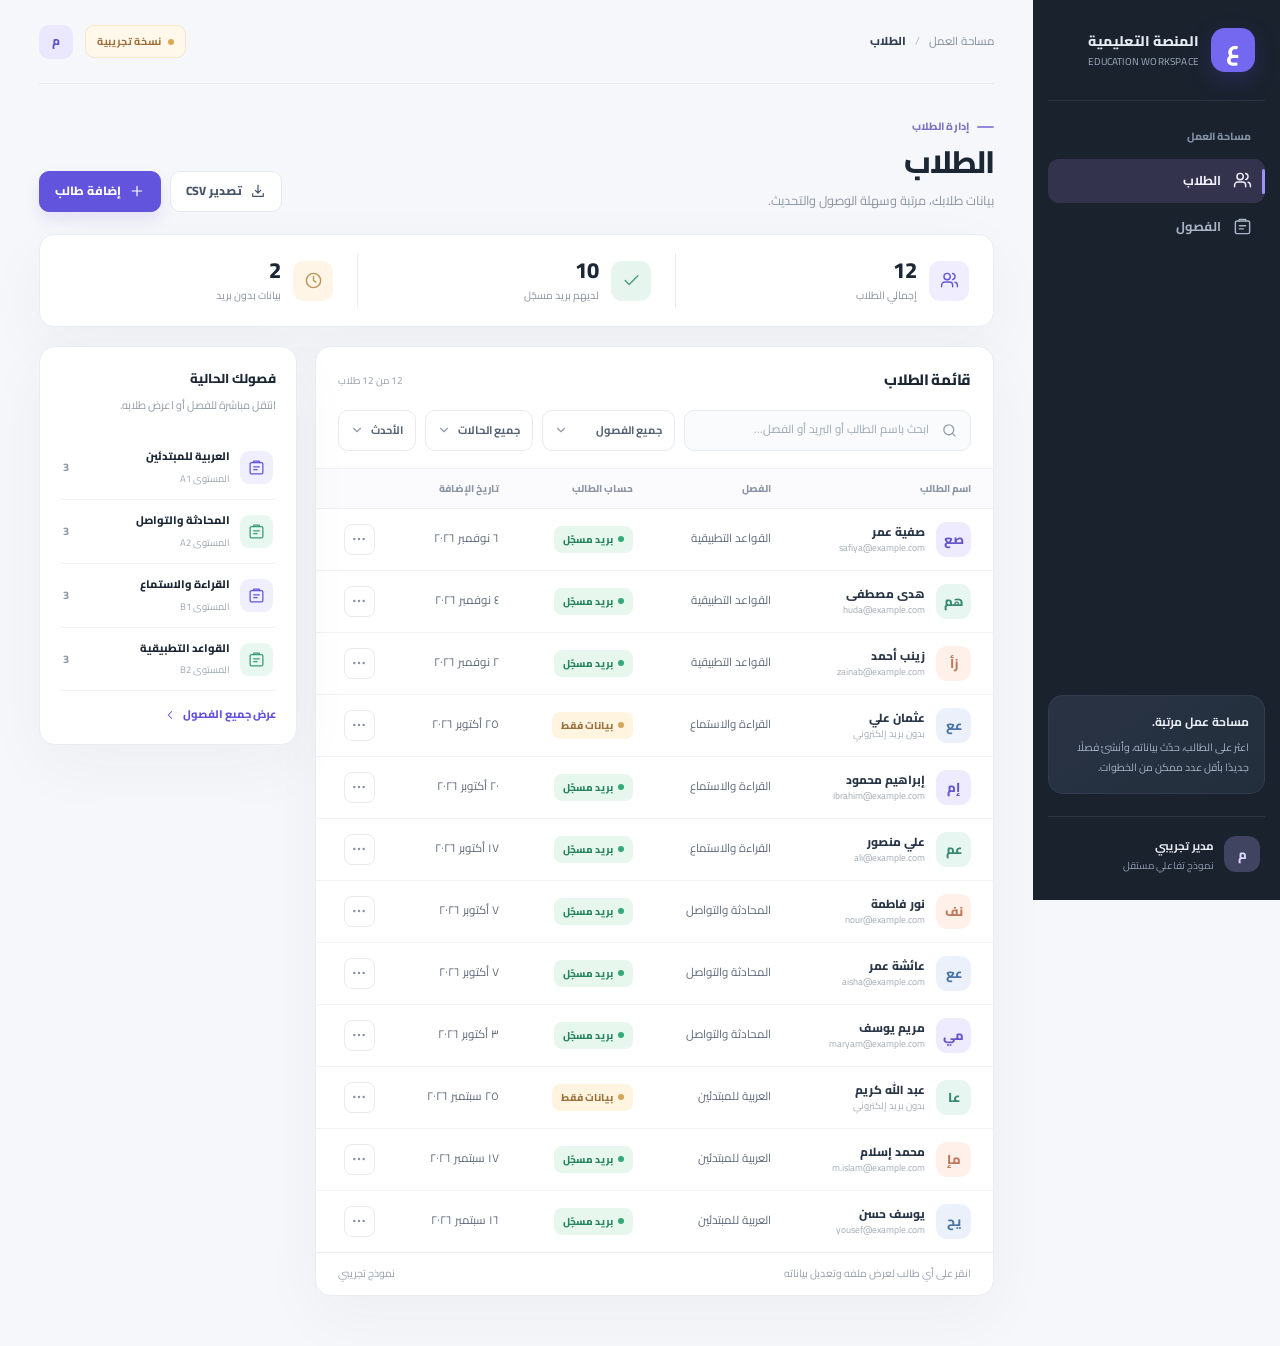
<file: design-previews/students-classes-v1.html>
<!doctype html>
<html lang="ar" dir="rtl">
<head>
<meta charset="UTF-8">
<meta name="viewport" content="width=device-width, initial-scale=1, viewport-fit=cover">
<meta name="color-scheme" content="light">
<title>نموذج إدارة الطلاب والفصول | المنصة التعليمية</title>
<link rel="preconnect" href="https://fonts.googleapis.com">
<link rel="preconnect" href="https://fonts.gstatic.com" crossorigin>
<link href="https://fonts.googleapis.com/css2?family=Cairo:wght@400;500;600;700;800&display=swap" rel="stylesheet">
<style>
:root{--ink:#1b2735;--muted:#7d8898;--faint:#a7afbb;--line:#e9ecf1;--canvas:#f6f7fa;--white:#fff;--nav:#1a222e;--nav2:#202b39;--indigo:#6254dd;--indigo-dark:#4e40b9;--indigo-soft:#eeecff;--mint:#dff6eb;--green:#208667;--rose:#fff0eb;--red:#b75246;--amber:#fff3dc;--amber-dark:#9c7032;--shadow:0 20px 65px rgba(32,43,69,.045);--radius:17px}
*{box-sizing:border-box}html{scroll-behavior:smooth}body{margin:0;font-family:"Cairo",Tahoma,sans-serif;color:var(--ink);background:var(--canvas);font-size:13px;line-height:1.7;-webkit-font-smoothing:antialiased}button,input,select{font:inherit}button{cursor:pointer}button:disabled{cursor:not-allowed;opacity:.55}button:focus-visible,input:focus-visible,select:focus-visible{outline:3px solid rgba(98,84,221,.24);outline-offset:2px}a{color:inherit;text-decoration:none}svg{display:block;flex:0 0 auto} .ico{height:18px;width:18px;stroke:currentColor;stroke-width:1.8;fill:none;stroke-linecap:round;stroke-linejoin:round}
.app{min-height:100vh;display:flex}
.sidebar{width:247px;min-width:247px;min-height:100vh;background:var(--nav);color:#e7ebf2;padding:25px 15px;display:flex;flex-direction:column;position:sticky;top:0;height:100vh;overflow-y:auto;z-index:30}
.brand{display:flex;align-items:center;gap:12px;padding:3px 10px 28px;border-bottom:1px solid rgba(255,255,255,.085)}.brand-glyph{display:grid;place-items:center;width:44px;height:44px;border-radius:14px;background:#7467f0;color:#fff;font-size:24px;font-weight:800;line-height:1;box-shadow:0 8px 22px rgba(79,68,194,.26)}.brand-title{font-size:14px;font-weight:800;line-height:1.6}.brand-sub{font-size:10px;color:#a0acc0;letter-spacing:.2px;direction:ltr;text-align:right}.menu-caption{padding:27px 14px 11px;font-size:10.5px;font-weight:800;color:#8290a4}.nav-item{display:flex;align-items:center;gap:12px;text-align:right;width:100%;padding:11px 13px;background:transparent;color:#a9b5c6;border:0;border-radius:11px;font-size:12.8px;font-weight:700;margin:2px 0;position:relative;transition:.17s}.nav-item .ico{width:19px;height:19px}.nav-item:hover{background:#283342;color:#fff}.nav-item.selected{background:#33334e;color:#f3f1ff}.nav-item.selected:before{content:"";height:25px;width:3px;border-radius:8px;background:#9d91ff;position:absolute;right:0;top:calc(50% - 12px)}.sidebar-lower{margin-top:auto;padding-top:22px}.sidebar-hint{border-radius:15px;background:linear-gradient(145deg,#293344,#232e3c);padding:16px 15px;border:1px solid rgba(255,255,255,.055)}.sidebar-hint b{font-size:12px;display:block;margin-bottom:5px}.sidebar-hint p{font-size:10.5px;color:#a6b2c5;margin:0;line-height:1.9}.user-badge{display:flex;align-items:center;gap:10px;border-top:1px solid rgba(255,255,255,.09);margin-top:22px;padding:17px 5px 1px}.user-badge .avatar{width:36px;height:36px;border-radius:12px;display:grid;place-items:center;background:#414461;color:#dcd6ff;font-weight:800}.user-badge b{font-size:11.5px}.user-badge span{display:block;color:#8f9bb0;font-size:10px}
.content{flex:1;min-width:0;max-width:100%;padding:0 39px 50px}.topbar{max-width:1400px;margin:auto;display:flex;align-items:center;justify-content:space-between;height:84px;gap:14px;border-bottom:1px solid #e7eaf0}.top-meta{font-size:11.5px;color:#8490a0;display:flex;align-items:center;gap:9px}.top-meta strong{color:#344154;font-weight:800}.top-meta .slash{color:#b9bec7}.top-right{display:flex;align-items:center;gap:12px}.demo-chip{background:#fff8eb;color:#9f6c35;border:1px solid #f6e7c9;border-radius:9px;display:flex;align-items:center;gap:7px;padding:7px 11px;font-size:10.5px;font-weight:700}.demo-chip:before{content:"";width:6px;height:6px;border-radius:50%;background:#dca953}.avatar-small{height:34px;width:34px;display:grid;place-items:center;border-radius:10px;background:#eae7ff;color:#6152cc;font-size:12px;font-weight:800}.mobile-menu{display:none;background:white;border:1px solid var(--line);border-radius:10px;height:36px;width:38px;place-items:center;color:var(--ink)}.stage{max-width:1400px;margin:0 auto}.page-title{display:flex;justify-content:space-between;align-items:flex-end;gap:20px;padding-top:34px;margin-bottom:22px;flex-wrap:wrap}.eyebrow{display:flex;align-items:center;gap:8px;color:#7d75bf;font-weight:800;font-size:10.5px;letter-spacing:.1px;margin-bottom:5px}.eyebrow .pinline{width:17px;height:2px;background:#9388dc;border-radius:3px}.page-title h1{font-size:31px;line-height:1.4;letter-spacing:-1px;margin:0;font-weight:800}.page-title p{margin:6px 0 0;color:#8c95a4;font-size:12.7px}.page-actions{display:flex;gap:9px;align-items:center}.btn{border:1px solid transparent;border-radius:10px;background:#fff;color:#3a495b;font-size:12px;font-weight:800;min-height:41px;padding:9px 15px;display:inline-flex;align-items:center;justify-content:center;gap:8px;transition:background .15s,transform .15s,border-color .15s}.btn:hover{transform:translateY(-1px)}.btn.primary{background:var(--indigo);border-color:var(--indigo);color:#fff;box-shadow:0 8px 15px rgba(98,84,221,.12)}.btn.primary:hover{background:var(--indigo-dark);border-color:var(--indigo-dark)}.btn.secondary{background:#fff;border-color:#e5e8f0;color:#47546a}.btn.secondary:hover{background:#fdfdff;border-color:#cecbee}.btn.quiet{background:transparent;color:var(--muted);border-color:transparent}.btn.danger{background:#fff1ef;color:var(--red);border-color:#f1d8d4}.btn.sm{min-height:33px;padding:6px 10px;font-size:11px}.btn .ico{width:16px;height:16px}
.stats-line{display:flex;gap:0;background:#fff;border:1px solid var(--line);border-radius:15px;box-shadow:var(--shadow);padding:18px 0;margin-bottom:19px}.stat{display:flex;align-items:center;gap:12px;padding:3px 24px;flex:1;min-width:0}.stat:not(:last-child){border-left:1px solid var(--line)}.stat-icon{display:grid;place-items:center;width:40px;height:40px;border-radius:11px;background:#efedff;color:#6558d5}.stat-icon.grn{background:#e7f5ef;color:#4f9c79}.stat-icon.org{background:#fff5e6;color:#bb9456}.stat b{font-size:22px;font-weight:800;line-height:1.3;display:block;font-variant-numeric:tabular-nums}.stat span{display:block;color:#8993a1;font-size:10.5px;margin-top:3px}
.board{display:grid;grid-template-columns:minmax(0,1fr) 258px;gap:18px;align-items:start}.panel{background:#fff;border:1px solid var(--line);border-radius:16px;box-shadow:var(--shadow);min-width:0;overflow:hidden}.panel-head{display:flex;justify-content:space-between;align-items:center;gap:12px;padding:20px 22px 14px}.panel-head h2{margin:0;font-size:15px;letter-spacing:-.3px;font-weight:800}.panel-head .hint{font-size:10px;color:#98a1ae}.toolbar{display:flex;align-items:center;gap:9px;flex-wrap:wrap;padding:3px 22px 17px}.search{display:flex;align-items:center;gap:10px;border:1px solid #e6e9ef;background:#fafbfc;border-radius:10px;min-height:41px;padding:0 12px;flex:1;min-width:175px;color:#959fac}.search:focus-within{border-color:#aaa2fa;box-shadow:0 0 0 3px #f0eeff}.search .ico{width:17px;height:17px}.search input{border:0;background:transparent;outline:0;width:100%;font-size:11.5px;color:var(--ink);min-width:0}.search input::placeholder{color:#9da7b6}.select{appearance:none;background:#fff url("data:image/svg+xml,%3Csvg xmlns='http://www.w3.org/2000/svg' width='14' height='14' viewBox='0 0 24 24' fill='none' stroke='%23909BA9' stroke-width='2' stroke-linecap='round' stroke-linejoin='round'%3E%3Cpath d='m6 9 6 6 6-6'/%3E%3C/svg%3E") no-repeat left 11px center;border:1px solid #e6e9ef;border-radius:10px;min-height:41px;color:#536274;font-size:11px;font-weight:700;outline:0;padding:8px 12px 8px 32px;max-width:100%}.select:focus{border-color:#9d95ec}.table-scroll{overflow:auto}.data-table{width:100%;border-collapse:collapse;text-align:right;min-width:620px}.data-table th{font-size:10px;font-weight:800;color:#8b95a5;background:#fbfbfd;padding:11px 22px;border-top:1px solid #f1f2f5;border-bottom:1px solid #eff0f4;white-space:nowrap}.data-table td{padding:13px 22px;border-bottom:1px solid #f1f2f5;vertical-align:middle;color:#5d697a;font-size:11.5px}.data-table tr:last-child td{border-bottom:none}.data-table tr[data-id]{cursor:pointer}.data-table tr[data-id]:hover td{background:#fafaff}.person{display:flex;align-items:center;gap:11px;min-width:140px}.person-avatar{display:grid;place-items:center;width:35px;height:35px;flex:none;border-radius:11px;background:var(--av-bg,#eeebff);color:var(--av-fg,#6358cb);font-weight:800;font-size:13px}.person b{display:block;font-size:11.8px;color:#293647;font-weight:800}.person small{display:block;color:#a3acb6;font-size:9.5px;margin-top:-2px}.pill{display:inline-flex;align-items:center;gap:5px;background:#f4f6fa;border-radius:8px;font-size:10px;font-weight:800;color:#6b7788;white-space:nowrap;padding:5px 9px}.pill:before{content:"";width:6px;height:6px;border-radius:50%;background:#99a4b2}.pill.ok{background:#e8f7ee;color:#278561}.pill.ok:before{background:#37a979}.pill.warn{background:#fff4e0;color:#9a713c}.pill.warn:before{background:#d2a659}.td-dots{width:31px;height:31px;border:1px solid #e9eaf0;border-radius:8px;background:white;color:#8c96a5;display:grid;place-items:center}.td-dots:hover{border-color:#c6c1ed;background:#f5f3ff;color:var(--indigo)}.table-footer{padding:12px 22px;border-top:1px solid var(--line);color:#96a0ae;font-size:10.5px;display:flex;justify-content:space-between;gap:10px}
.side-panel{padding:20px}.side-panel h3{font-size:13px;font-weight:800;margin:0 0 5px}.side-panel p{font-size:11px;color:#929ba7;margin:0 0 20px;line-height:2}.mini-class{display:flex;align-items:center;gap:10px;border:none;background:none;width:100%;padding:11px 3px;text-align:right;border-bottom:1px solid #f0f2f5;color:var(--ink)}.mini-class:hover .mini-class-name{color:var(--indigo)}.mini-icon{display:grid;place-items:center;background:#f0efff;color:#6456dd;border-radius:9px;width:33px;height:33px;flex:none}.mini-class:nth-of-type(2n) .mini-icon{background:#e9f7f1;color:#3d9d78}.mini-class-name{font-size:11px;font-weight:800;display:block}.mini-class-sub{font-size:9.5px;color:#9da6b0}.mini-count{margin-right:auto;margin-left:0;color:#949dac;font-weight:800;font-size:11px}.mini-footer{display:flex;align-items:center;gap:6px;justify-content:flex-start;width:100%;padding:14px 0 0;background:none;border:0;color:var(--indigo);font-size:11px;font-weight:800}.mini-footer:hover{text-decoration:underline}
.classes-controls{display:flex;align-items:center;justify-content:space-between;gap:12px;margin:20px 0 18px}.class-headline{font-weight:800;font-size:13px}.classes-list{display:grid;grid-template-columns:repeat(2,minmax(0,1fr));gap:16px}.class-card{border:1px solid #e7eaf0;border-radius:16px;background:#fff;text-align:right;padding:21px;min-width:0;box-shadow:var(--shadow);transition:border-color .15s,transform .15s,box-shadow .15s}.class-card:hover{border-color:#c8c3ee;transform:translateY(-2px);box-shadow:0 17px 30px rgba(55,51,100,.065)}.class-card-top{display:flex;justify-content:space-between;align-items:flex-start;gap:12px}.class-icon{height:42px;width:42px;border-radius:13px;background:var(--class-bg,#eeeafd);color:var(--class-color,#6155c7);display:grid;place-items:center}.class-card h3{font-size:15px;color:#263544;line-height:1.6;margin:14px 0 3px}.class-card .level{font-size:10.8px;color:#919ba7}.class-card .class-count{font-size:12px;color:#7b8796}.class-foot{border-top:1px solid #f0f1f4;margin-top:21px;padding-top:15px;display:flex;justify-content:space-between;align-items:center;gap:8px;color:#9aa3af;font-size:11px}.class-foot b{color:#677589;font-size:11px}.class-foot .open{color:var(--indigo);font-weight:800}.empty{padding:55px 20px;display:grid;justify-items:center;gap:8px;text-align:center;color:#8994a2}.empty .empty-icon{border-radius:16px;width:50px;height:50px;display:grid;place-items:center;background:#f2f0ff;color:var(--indigo)}.empty strong{color:#3e4c5c;font-size:13px}.empty p{font-size:11px;max-width:300px;margin:0}
.overlay{position:fixed;inset:0;background:rgba(17,25,40,.34);backdrop-filter:blur(3px);z-index:80;animation:fade .2s}.drawer{position:fixed;top:0;left:0;bottom:0;width:min(440px,100%);background:#fff;box-shadow:17px 0 65px rgba(16,31,51,.14);z-index:90;display:flex;flex-direction:column;animation:slidein .22s ease both}.drawer-header{display:flex;justify-content:space-between;align-items:flex-start;gap:15px;padding:28px 28px 20px;border-bottom:1px solid var(--line)}.drawer-label{font-size:10px;letter-spacing:.3px;font-weight:800;color:var(--indigo);margin-bottom:3px}.drawer-header h2{font-size:20px;font-weight:800;line-height:1.5;margin:0}.drawer-header p{font-size:11px;color:#99a1ad;margin:5px 0 0}.close{display:grid;place-items:center;width:33px;height:33px;border-radius:10px;border:1px solid #e9eaf0;background:white;color:#8390a2;font-size:20px}.close:hover{background:#f5f3ff;border-color:#e1ddfa;color:var(--indigo)}.drawer-body{padding:24px 28px;overflow:auto;flex:1;min-height:0}.drawer-actions{padding:18px 28px 23px;display:flex;gap:10px;justify-content:flex-start;border-top:1px solid var(--line);background:#fff}.drawer-actions .btn{flex:1}.field{display:flex;flex-direction:column;gap:7px;margin:0 0 18px}.field label,.label{font-size:11.5px;font-weight:800;color:#465266}.field input,.field select{width:100%;min-height:46px;border:1px solid #e3e7ee;border-radius:10px;padding:10px 13px;color:#283546;background:white;outline:0;font-size:12px}.field input::placeholder{color:#abb2bd}.field input:focus,.field select:focus{border-color:#a8a0f4;box-shadow:0 0 0 3px #f1efff}.field small{font-size:10px;color:#97a1ad}.form-note{padding:12px 13px;background:#f5f4ff;border:1px solid #e8e5ff;color:#6c6599;border-radius:11px;font-size:10.5px;line-height:2}.form-error{font-size:11px;padding:9px 11px;border-radius:9px;background:#fff2ef;color:#ad594e;margin:10px 0}.field-grid{display:grid;grid-template-columns:1fr 1fr;gap:11px}.tabs{display:flex;gap:8px;padding:4px;border-radius:11px;background:#f5f6fa;margin-bottom:22px}.tabs button{flex:1;padding:9px 12px;font-size:11.5px;font-weight:800;background:none;color:#8b95a2;border:0;border-radius:8px}.tabs button.active{background:white;box-shadow:0 3px 10px rgba(41,51,72,.06);color:var(--indigo)}.bulk-rows{display:grid;gap:10px}.bulk-row{display:grid;grid-template-columns:minmax(0,1fr) minmax(0,1fr) 30px;gap:7px;align-items:center}.bulk-row input{min-width:0;border:1px solid #e4e7ee;border-radius:9px;padding:10px 9px;font-size:10.5px;width:100%;outline:0}.bulk-row input:focus{border-color:#a89cf1}.bulk-row .remove{border:1px solid var(--line);background:white;color:#9da7b5;border-radius:8px;height:34px;font-size:17px}.bulk-row .remove:hover{color:#bd6253}.add-row{border:1px dashed #d7d1f6;color:var(--indigo);padding:10px 12px;width:100%;border-radius:10px;background:#fbfaff;font-weight:800;font-size:11px;margin:12px 0 15px}.add-row:hover{background:#f1eeff}.gender-choices{display:flex;gap:9px}.gender-choices label{flex:1;display:flex;align-items:center;justify-content:center;gap:8px;border:1px solid #e7e8ef;border-radius:10px;padding:9px;cursor:pointer;font-size:11.5px;font-weight:800;color:#657081}.gender-choices label:has(input:checked){border-color:#9d91ef;background:#f1efff;color:#5649bd}.gender-choices input{accent-color:var(--indigo)}
.detail-top{display:flex;align-items:center;gap:13px;margin-bottom:21px}.detail-top .big-avatar{width:55px;height:55px;display:grid;place-items:center;border-radius:16px;background:#f0eeff;color:#695bdc;font-size:20px;font-weight:800}.detail-top b{font-size:17px;display:block}.detail-top small{font-size:11px;color:#9fa7b1}.detail-block{border-top:1px solid #eef0f4;padding:18px 0}.detail-block h4{font-size:11px;color:#97a1af;margin:0 0 15px;font-weight:800}.detail-row{display:flex;justify-content:space-between;gap:10px;margin:13px 0;font-size:11.5px}.detail-row span{color:#97a0ac}.detail-row b{font-weight:800;color:#3b4858;overflow-wrap:anywhere;text-align:left}.detail-list{display:grid;gap:7px}.detail-student{display:flex;gap:9px;align-items:center;border:1px solid #ecedf1;padding:9px 11px;border-radius:10px;font-size:11px;background:white;text-align:right}.detail-student:hover{background:#fbfaff}.detail-student .person-avatar{width:29px;height:29px;font-size:11px;border-radius:9px}.detail-student span{font-weight:750}.detail-student small{margin-right:auto;color:#9aa4b1}.view-switch{display:flex;gap:5px;border:1px solid #e8e9f0;border-radius:9px;padding:3px;background:white}.view-switch button{border:0;border-radius:7px;padding:5px 9px;background:transparent;color:#8b94a0;font-size:10.5px;font-weight:800}.view-switch button.active{background:#edeaff;color:#5b4fc7}
.toast{position:fixed;bottom:28px;left:50%;transform:translateX(-50%);background:#1c2738;color:white;border-radius:12px;padding:12px 19px;display:flex;gap:9px;align-items:center;box-shadow:0 18px 44px rgba(24,34,51,.22);font-size:11.5px;font-weight:700;z-index:120;animation:fade .2s}.toast .ico{width:16px;height:16px;color:#a5e1bf}.screen-shade{display:none}
@keyframes fade{from{opacity:0}to{opacity:1}}@keyframes slidein{from{transform:translateX(-18px);opacity:.6}to{transform:translateX(0);opacity:1}}
@media(max-width:1180px){.content{padding-inline:25px}.board{grid-template-columns:minmax(0,1fr) 215px}.sidebar{width:223px;min-width:223px}.stat{padding-inline:16px}}
@media(max-width:980px){.board{grid-template-columns:1fr}.side-panel{display:none}.stats-line{padding:13px 0}.page-title h1{font-size:27px}}
@media(max-width:760px){.sidebar{position:fixed;right:0;top:0;transform:translateX(101%);transition:transform .22s;width:257px;z-index:70}.app.nav-open .sidebar{transform:translateX(0)}.app.nav-open .screen-shade{display:block;position:fixed;inset:0;background:rgba(12,21,34,.44);z-index:60}.content{padding:0 14px 38px;width:100%}.mobile-menu{display:grid}.topbar{height:66px}.top-right{gap:8px}.page-title{padding-top:22px}.page-title h1{font-size:25px}.page-title p{font-size:11px}.stats-line{margin-bottom:14px}.stat{gap:6px;padding:5px 10px}.stat-icon{width:33px;height:33px;border-radius:9px}.stat-icon .ico{width:16px;height:16px}.stat b{font-size:18px}.stat span{font-size:9.5px}.board{gap:12px}.panel-head{padding:17px 15px 10px}.toolbar{padding:5px 15px 15px}.toolbar .search{flex-basis:100%;width:100%}.toolbar select{flex:1}.classes-list{grid-template-columns:1fr}.drawer{width:min(430px,100%)}.page-actions .btn{padding:9px 11px;font-size:11.5px}}
@media(max-width:480px){.top-meta span:not(.slash){display:none}.demo-chip{font-size:9px;padding:5px 7px}.page-title{align-items:flex-start}.page-title h1{font-size:24px}.page-actions{width:100%}.page-actions .btn{flex:1}.stats-line{border-radius:12px}.stat{padding:4px 8px}.stat-icon{display:none}.stat b{font-size:18px}.stat span{font-size:9px}.drawer-header{padding:20px}.drawer-body{padding:20px}.drawer-actions{padding:15px 20px}.field-grid{grid-template-columns:1fr}.bulk-row{grid-template-columns:1fr 1fr 25px}.bulk-row input{font-size:9.5px;padding:9px 6px}}
@media(prefers-reduced-motion:reduce){*,*:before,*:after{scroll-behavior:auto!important;animation:none!important;transition:none!important}}

/* On phones, the student table becomes a compact, scannable list of records. */
@media(max-width:760px){
 .data-table{min-width:0;display:block;width:100%}
 .data-table thead{display:none}
 .data-table tbody{display:grid;gap:9px;padding:12px}
 .data-table tr[data-id]{display:grid;grid-template-columns:minmax(0,1fr) auto;align-items:center;gap:9px 12px;border:1px solid #e9eaf1;border-radius:12px;padding:13px 12px;background:#fff;box-shadow:0 3px 12px rgba(24,31,52,.018)}
 .data-table td{border:0!important;padding:0!important;min-width:0;display:block}
 .data-table td:nth-child(1){grid-column:1;grid-row:1}
 .data-table td:nth-child(2){grid-column:1;grid-row:2;padding-inline-start:46px!important;font-size:10px;color:#8893a1}
 .data-table td:nth-child(3){grid-column:2;grid-row:2;justify-self:end}
 .data-table td:nth-child(4){display:none}
 .data-table td:nth-child(5){grid-column:2;grid-row:1;justify-self:end}
 .data-table .person{min-width:0;gap:10px}
 .data-table .person>div:last-child{min-width:0}
 .data-table .person b{font-size:11.5px;overflow-wrap:anywhere}
 .data-table .person small{font-size:9px;overflow-wrap:anywhere}
 .data-table .pill{font-size:9px;padding:4px 7px}
 .data-table .td-dots{height:29px;width:29px}
 .table-footer{padding:12px 14px}
}
</style>
</head>
<body>
<div id="app" class="app">
  <div class="screen-shade" id="screenShade" aria-hidden="true"></div>
  <aside class="sidebar" aria-label="القائمة الرئيسية">
    <div class="brand"><div class="brand-glyph" aria-hidden="true">ع</div><div><div class="brand-title">المنصة التعليمية</div><div class="brand-sub">EDUCATION WORKSPACE</div></div></div>
    <div class="menu-caption">مساحة العمل</div>
    <nav aria-label="الأقسام الرئيسية">
      <button class="nav-item selected" type="button" data-nav="students"><svg class="ico" viewBox="0 0 24 24"><path d="M16 20v-2a4 4 0 0 0-4-4H6a4 4 0 0 0-4 4v2"/><circle cx="9" cy="7" r="4"/><path d="M22 20v-2a4 4 0 0 0-3-3.87M16 3.13a4 4 0 0 1 0 7.75"/></svg> الطلاب</button>
      <button class="nav-item" type="button" data-nav="classes"><svg class="ico" viewBox="0 0 24 24"><rect x="3" y="5" width="18" height="16" rx="2"/><path d="M8 5V3h8v2M8 11h8M8 15h5"/></svg> الفصول</button>
    </nav>
    <div class="sidebar-lower"><div class="sidebar-hint"><b>مساحة عمل مرتبة.</b><p>اعثر على الطالب، حدّث بياناته، وأنشئ فصلًا جديدًا بأقل عدد ممكن من الخطوات.</p></div><div class="user-badge"><div class="avatar">م</div><div><b>مدير تجريبي</b><span>نموذج تفاعلي مستقل</span></div></div></div>
  </aside>
  <main class="content" id="main">
    <div class="topbar"><div class="top-meta"><button id="menuBtn" class="mobile-menu" aria-label="فتح القائمة" aria-expanded="false"><svg class="ico" viewBox="0 0 24 24"><path d="M4 7h16M4 12h16M4 17h16"/></svg></button><span>مساحة العمل</span><span class="slash">/</span><strong id="crumbText">الطلاب</strong></div><div class="top-right"><span class="demo-chip" title="لا توجد صلة بقاعدة بيانات الموقع الحقيقي">نسخة تجريبية</span><div class="avatar-small" aria-label="حساب المدير التجريبي">م</div></div></div>
    <section id="page" class="stage" aria-live="polite"></section>
  </main>
</div>
<div id="drawerMount"></div>
<div id="toastMount" aria-live="polite"></div>
<script>
(function(){
"use strict";
const KEY='edu-admin-prototype-v2';
const icons={
 plus:'<path d="M12 5v14M5 12h14"/>',
 search:'<circle cx="11" cy="11" r="7"/><path d="m20 20-4-4"/>',
 download:'<path d="M12 3v12m-4-4 4 4 4-4M4 16v4h16v-4"/>',
 users:'<path d="M16 20v-2a4 4 0 0 0-4-4H6a4 4 0 0 0-4 4v2"/><circle cx="9" cy="7" r="4"/><path d="M22 20v-2a4 4 0 0 0-3-3.87M16 3.13a4 4 0 0 1 0 7.75"/>',
 book:'<rect x="3" y="5" width="18" height="16" rx="2"/><path d="M8 5V3h8v2M8 11h8M8 15h5"/>',
 check:'<path d="M20 6 9 17l-5-5"/>',
 clock:'<circle cx="12" cy="12" r="9"/><path d="M12 7v5l3 2"/>',
 arrow:'<path d="m15 18-6-6 6-6"/>',
 dots:'<circle cx="5" cy="12" r="1"/><circle cx="12" cy="12" r="1"/><circle cx="19" cy="12" r="1"/>',
 close:'<path d="M6 6l12 12M18 6 6 18"/>',
 rotate:'<path d="M3 12a9 9 0 1 0 3-6.7L3 8"/><path d="M3 3v5h5"/>'
};
const ico=(name,size)=>'<svg class="ico" aria-hidden="true" viewBox="0 0 24 24" style="'+(size?'width:'+size+'px;height:'+size+'px':'')+'">'+(icons[name]||'')+'</svg>';
const seed=()=>({
 classes:[
 {id:'c1',name:'العربية للمبتدئين',level:'A1',gender:'m',teacher:'المعلم أحمد',created:'2026-09-12'},
 {id:'c2',name:'المحادثة والتواصل',level:'A2',gender:'f',teacher:'المعلمة سارة',created:'2026-10-01'},
 {id:'c3',name:'القراءة والاستماع',level:'B1',gender:'m',teacher:'المعلم أحمد',created:'2026-10-15'},
 {id:'c4',name:'القواعد التطبيقية',level:'B2',gender:'f',teacher:'المعلمة سارة',created:'2026-11-02'}
 ],
 students:[
 {id:'s1',name:'يوسف حسن',email:'yousef@example.com',classId:'c1',joined:'2026-09-16'},
 {id:'s2',name:'محمد إسلام',email:'m.islam@example.com',classId:'c1',joined:'2026-09-17'},
 {id:'s3',name:'عبد الله كريم',email:'',classId:'c1',joined:'2026-09-25'},
 {id:'s4',name:'مريم يوسف',email:'maryam@example.com',classId:'c2',joined:'2026-10-03'},
 {id:'s5',name:'نور فاطمة',email:'nour@example.com',classId:'c2',joined:'2026-10-07'},
 {id:'s6',name:'عائشة عمر',email:'aisha@example.com',classId:'c2',joined:'2026-10-07'},
 {id:'s7',name:'علي منصور',email:'ali@example.com',classId:'c3',joined:'2026-10-17'},
 {id:'s8',name:'إبراهيم محمود',email:'ibrahim@example.com',classId:'c3',joined:'2026-10-20'},
 {id:'s9',name:'عثمان علي',email:'',classId:'c3',joined:'2026-10-25'},
 {id:'s10',name:'زينب أحمد',email:'zainab@example.com',classId:'c4',joined:'2026-11-02'},
 {id:'s11',name:'هدى مصطفى',email:'huda@example.com',classId:'c4',joined:'2026-11-04'},
 {id:'s12',name:'صفية عمر',email:'safiya@example.com',classId:'c4',joined:'2026-11-06'}
 ]
});
function load(){try{const val=JSON.parse(localStorage.getItem(KEY));if(val&&Array.isArray(val.classes)&&Array.isArray(val.students))return val;}catch(e){}return seed()}
let data=load();let ui={view:'students',search:'',classFilter:'all',status:'all',sort:'newest',classSearch:'',classSort:'newest',drawer:null,bulk:false,bulkRows:2};
function save(){try{localStorage.setItem(KEY,JSON.stringify(data))}catch(e){}}
function e(s){return String(s==null?'':s).replace(/[&<>"']/g,c=>({'&':'&amp;','<':'&lt;','>':'&gt;','"':'&quot;',"'":'&#39;'}[c]))}
function cls(id){return data.classes.find(x=>x.id===id)}
function stu(id){return data.students.find(x=>x.id===id)}
function initials(name){return (name||'?').trim().split(/\s+/).slice(0,2).map(s=>s[0]||'').join('')}
function date(d){try{return new Date(d+'T12:00:00').toLocaleDateString('ar-EG',{day:'numeric',month:'short',year:'numeric'})}catch{return d}}
function studentCount(id){return data.students.filter(x=>x.classId===id).length}
function today(){return new Date().toISOString().slice(0,10)}
function id(){return 'i'+Date.now().toString(36)+Math.random().toString(36).slice(2,7)}
function toast(msg){const node=document.createElement('div');node.className='toast';node.innerHTML=ico('check')+'<span></span>';node.querySelector('span').textContent=msg;document.querySelector('#toastMount').appendChild(node);setTimeout(()=>node.remove(),3200)}
function clsOptions(selected){return data.classes.map(c=>'<option value="'+e(c.id)+'" '+(selected===c.id?'selected':'')+'>'+e(c.name)+'</option>').join('')}
function stats(items){return '<div class="stats-line">'+items.map((s,i)=>'<div class="stat"><div class="stat-icon '+(i===1?'grn':i===2?'org':'')+'">'+ico(s.icon,19)+'</div><div><b>'+s.value+'</b><span>'+s.label+'</span></div></div>').join('')+'</div>'}
function pageHead(title,desc,tag,actions){return '<div class="page-title"><div><div class="eyebrow"><span class="pinline"></span>'+tag+'</div><h1>'+title+'</h1><p>'+desc+'</p></div><div class="page-actions">'+actions+'</div></div>'}
function studentRows(){let rows=data.students.filter(s=>{
 const term=ui.search.trim().toLocaleLowerCase('ar');const x=cls(s.classId);
 return (!term||[s.name,s.email,x?.name||''].some(v=>v.toLocaleLowerCase('ar').includes(term)))&&(ui.classFilter==='all'||s.classId===ui.classFilter)&&(ui.status==='all'||(ui.status==='active'?!!s.email:!s.email));
});
rows.sort((a,b)=>ui.sort==='name'?a.name.localeCompare(b.name,'ar'):ui.sort==='class'?(cls(a.classId)?.name||'').localeCompare(cls(b.classId)?.name||'','ar'):b.joined.localeCompare(a.joined));
return rows;
}
function getTable(){let rows=studentRows();return rows.length?'<div class="table-scroll"><table class="data-table"><thead><tr><th>اسم الطالب</th><th>الفصل</th><th>حساب الطالب</th><th>تاريخ الإضافة</th><th></th></tr></thead><tbody>'+rows.map((s,i)=>'<tr data-id="'+e(s.id)+'" tabindex="0" aria-label="عرض تفاصيل '+e(s.name)+'"><td><div class="person"><div class="person-avatar" style="--av-bg:'+(i%4===1?'#e7f6f0':i%4===2?'#fff0e9':i%4===3?'#ebf0fb':'#eeebff')+';--av-fg:'+(i%4===1?'#388a71':i%4===2?'#bf795a':i%4===3?'#4a75a6':'#6557cb')+'">'+e(initials(s.name))+'</div><div><b>'+e(s.name)+'</b><small dir="ltr">'+e(s.email||'بدون بريد إلكتروني')+'</small></div></div></td><td>'+e(cls(s.classId)?.name||'غير محدد')+'</td><td><span class="pill '+(s.email?'ok':'warn')+'">'+(s.email?'بريد مسجّل':'بيانات فقط')+'</span></td><td>'+e(date(s.joined))+'</td><td><button class="td-dots" type="button" data-detail="'+e(s.id)+'" aria-label="تفاصيل '+e(s.name)+'">'+ico('dots',16)+'</button></td></tr>').join('')+'</tbody></table></div>':'<div class="empty"><div class="empty-icon">'+ico('search',25)+'</div><strong>لا توجد نتائج مطابقة</strong><p>جرّب تعديل البحث أو إزالة أحد الفلاتر.</p><button class="btn secondary sm" data-clear-filters>مسح الفلاتر</button></div>';
}
function renderStudentPage(){
let c=data.students.filter(s=>!!s.email).length;
let options='<option value="all">جميع الفصول</option>'+clsOptions(ui.classFilter);
let actions='<button class="btn secondary" data-export>'+ico('download')+'تصدير CSV</button><button class="btn primary" data-add-student>'+ico('plus')+'إضافة طالب</button>';
let html=pageHead('الطلاب','بيانات طلابك، مرتبة وسهلة الوصول والتحديث.','إدارة الطلاب',actions)+stats([{value:data.students.length,label:'إجمالي الطلاب',icon:'users'},{value:c,label:'لديهم بريد مسجّل',icon:'check'},{value:data.students.length-c,label:'بيانات بدون بريد',icon:'clock'}]);
html+='<div class="board"><div class="panel"><div class="panel-head"><h2>قائمة الطلاب</h2><span class="hint" id="countLabel">'+studentRows().length+' من '+data.students.length+' طلاب</span></div><div class="toolbar"><label class="search">'+ico('search')+'<input type="search" id="studentSearch" placeholder="ابحث باسم الطالب أو البريد أو الفصل..." value="'+e(ui.search)+'" aria-label="البحث عن طالب"></label><select id="studentClass" class="select" aria-label="فلترة حسب الفصل">'+options+'</select><select id="studentStatus" class="select" aria-label="فلترة الحساب"><option value="all" '+(ui.status==='all'?'selected':'')+'>جميع الحالات</option><option value="active" '+(ui.status==='active'?'selected':'')+'>لديهم بريد</option><option value="pending" '+(ui.status==='pending'?'selected':'')+'>بدون بريد</option></select><select id="studentSort" class="select" aria-label="ترتيب الطلاب"><option value="newest" '+(ui.sort==='newest'?'selected':'')+'>الأحدث</option><option value="name" '+(ui.sort==='name'?'selected':'')+'>الاسم</option><option value="class" '+(ui.sort==='class'?'selected':'')+'>الفصل</option></select></div><div id="studentsTable">'+getTable()+'</div><div class="table-footer"><span>انقر على أي طالب لعرض ملفه وتعديل بياناته</span><span>نموذج تجريبي</span></div></div>';
html+='<aside class="panel side-panel"><h3>فصولك الحالية</h3><p>انتقل مباشرة للفصل أو اعرض طلابه.</p>'+data.classes.slice(0,6).map((cl,i)=>'<button class="mini-class" data-open-class="'+e(cl.id)+'"><span class="mini-icon">'+ico('book',17)+'</span><span><span class="mini-class-name">'+e(cl.name)+'</span><span class="mini-class-sub">المستوى '+e(cl.level||'—')+'</span></span><span class="mini-count">'+studentCount(cl.id)+'</span></button>').join('')+'<button class="mini-footer" data-nav="classes">عرض جميع الفصول '+ico('arrow',14)+'</button></aside></div>';
return html;
}
function getClasses(){let list=data.classes.filter(c=>!ui.classSearch||[c.name,c.level,c.teacher].some(v=>(v||'').toLocaleLowerCase('ar').includes(ui.classSearch.toLocaleLowerCase('ar'))));list.sort((a,b)=>ui.classSort==='name'?a.name.localeCompare(b.name,'ar'):b.created.localeCompare(a.created));return list;}
function renderClassPage(){let active=data.classes.length, actions='<button class="btn secondary" data-reset>'+ico('rotate')+'إعادة بيانات العرض</button><button class="btn primary" data-add-class>'+ico('plus')+'فصل جديد</button>';
let html=pageHead('الفصول','أنشئ الفصول، افتح تفاصيلها، وأضف الطلاب مباشرة.','إدارة الفصول',actions)+stats([{value:active,label:'الفصول الحالية',icon:'book'},{value:data.students.length,label:'الطلاب داخل الفصول',icon:'users'},{value:active?Math.round(data.students.length/active):0,label:'متوسط الطلاب للفصل',icon:'check'}]);
html+='<div class="classes-controls"><div class="class-headline">جميع الفصول <span style="font-size:11px;color:#99a1ad;font-weight:600">('+getClasses().length+')</span></div><div style="display:flex;gap:9px;align-items:center;flex-wrap:wrap"><label class="search" style="flex:none;width:min(220px,100%)">'+ico('search')+'<input id="classSearch" type="search" value="'+e(ui.classSearch)+'" placeholder="ابحث عن فصل..." aria-label="ابحث عن فصل"></label><select class="select" id="classSort"><option value="newest" '+(ui.classSort==='newest'?'selected':'')+'>الأحدث</option><option value="name" '+(ui.classSort==='name'?'selected':'')+'>الاسم</option></select></div></div><div id="classCards">'+getClassCards()+'</div>';
return html;}
function getClassCards(){let list=getClasses();return list.length?'<div class="classes-list">'+list.map((c,i)=>'<button type="button" class="class-card" data-open-class="'+e(c.id)+'"><div class="class-card-top"><span class="class-icon" style="--class-bg:'+(i%3===0?'#eeeaff':i%3===1?'#e5f5ee':'#fff1e8')+';--class-color:'+(i%3===0?'#6757cf':i%3===1?'#3c9477':'#b8835b')+'">'+ico('book',22)+'</span><span class="pill">'+(c.gender==='f'?'بنات':'بنين')+'</span></div><h3>'+e(c.name)+'</h3><div class="level">المستوى '+e(c.level||'—')+' · '+e(c.teacher||'—')+'</div><div class="class-foot"><span class="class-count"><b>'+studentCount(c.id)+'</b> طالب</span><span class="open">عرض التفاصيل ←</span></div></button>').join('')+'</div>':'<div class="empty"><div class="empty-icon">'+ico('search',25)+'</div><strong>لا توجد فصول مطابقة</strong><p>جرّب تغيير البحث أو أضف فصلًا جديدًا.</p></div>'}
function render(){document.querySelector('#crumbText').textContent=ui.view==='students'?'الطلاب':'الفصول';document.querySelectorAll('[data-nav]').forEach(el=>el.classList.toggle('selected',el.classList.contains('nav-item')&&el.dataset.nav===ui.view));document.querySelector('#page').innerHTML=ui.view==='students'?renderStudentPage():renderClassPage();}
function updateTable(){let holder=document.querySelector('#studentsTable');if(holder)holder.innerHTML=getTable();let label=document.querySelector('#countLabel');if(label)label.textContent=studentRows().length+' من '+data.students.length+' طلاب';}
function updateClasses(){let holder=document.querySelector('#classCards');if(holder)holder.innerHTML=getClassCards();let headline=document.querySelector('.class-headline span');if(headline)headline.textContent='('+getClasses().length+')';}
function switchView(view){ui.view=view;ui.search='';ui.classSearch='';document.querySelector('.app').classList.remove('nav-open');document.querySelector('#menuBtn').setAttribute('aria-expanded','false');render();window.scrollTo({top:0,behavior:'auto'});}
function drawer(title,sub,body,actions,label){closeDrawer();ui.drawer=label||title;const mount=document.querySelector('#drawerMount');mount.innerHTML='<div class="overlay" id="overlay"></div><div class="drawer" role="dialog" aria-modal="true" aria-labelledby="drawerTitle"><div class="drawer-header"><div><div class="drawer-label">'+e(label||'إدارة البيانات')+'</div><h2 id="drawerTitle">'+e(title)+'</h2><p>'+e(sub||'')+'</p></div><button type="button" class="close" data-close-drawer aria-label="إغلاق النافذة">'+ico('close')+'</button></div><div class="drawer-body">'+body+'</div><div class="drawer-actions">'+(actions||'<button class="btn secondary" data-close-drawer>إغلاق</button>')+'</div></div>';document.body.style.overflow='hidden';let focus=mount.querySelector('input,select,button');if(focus)focus.focus();}
function closeDrawer(){document.querySelector('#drawerMount').innerHTML='';document.body.style.overflow='';ui.drawer=null;}
function showError(message){let node=document.querySelector('#formError');if(node){node.textContent=message;node.hidden=false;}else toast(message);}
function studentForm(opts={}){let editing=opts.studentId?stu(opts.studentId):null;let selected=editing?editing.classId:opts.classId||ui.classFilter!=='all'&&ui.classFilter||data.classes[0]?.id;
if(!data.classes.length){toast('أضف فصلًا أولًا.');return classForm();}
let body='<form id="studentForm" autocomplete="off"><div class="field"><label for="newStudentName">اسم الطالب <span style="color:var(--red)">*</span></label><input id="newStudentName" name="name" required maxlength="100" value="'+e(editing?.name||'')+'" placeholder="مثلًا: عمر محمد" autofocus></div><div class="field"><label for="newStudentEmail">البريد الإلكتروني <span style="color:#9aa3ae;font-weight:600">(اختياري)</span></label><input id="newStudentEmail" type="email" dir="ltr" name="email" maxlength="254" value="'+e(editing?.email||'')+'" placeholder="student@example.com"><small>وجود بريد هنا لا ينشئ حساب دخول حقيقيًا في هذه المعاينة.</small></div><div class="field"><label for="newStudentClass">الفصل <span style="color:var(--red)">*</span></label><select id="newStudentClass" name="classId" required>'+clsOptions(selected)+'</select></div><div class="form-note">بيانات العرض محفوظة محليًا في متصفحك فقط. لن يُنشأ حساب طالب أو تُرسل بيانات إلى قاعدة المنصة.</div><div id="formError" class="form-error" hidden></div></form>';
drawer(editing?'تعديل بيانات الطالب':'إضافة طالب',editing?'تحديث بيانات الطالب ضمن النسخة التجريبية':'ثلاث خطوات بسيطة، بدون نماذج طويلة.',body,'<button class="btn primary" data-save-student>'+(editing?'حفظ التعديلات':'إضافة الطالب')+'</button><button class="btn secondary" data-close-drawer>إلغاء</button>','الطلاب / بيانات الطالب');
window._editStudentId=editing?.id||null;
}
function bulkForm(classId){if(!data.classes.length)return classForm();ui.bulkRows=2;let body='<div class="field"><label for="bulkClass">إضافة إلى الفصل</label><select id="bulkClass">'+clsOptions(classId||data.classes[0].id)+'</select></div><div style="display:flex;justify-content:space-between;align-items:center;margin-bottom:9px"><b>بيانات الطلاب</b><small style="color:#9da6b2">حتى 8 طلاب</small></div><div class="bulk-rows" id="bulkRows"></div><button type="button" class="add-row" data-add-row>+ إضافة صف</button><div class="form-note">كل طالب له صف مستقل. البريد اختياري، ولن يُنشئ حسابًا فعليًا في النموذج.</div><div id="formError" class="form-error" hidden></div>';
drawer('إضافة مجموعة طلاب','أضف الأسماء والبريد في صفوف منفصلة.',body,'<button class="btn primary" data-save-bulk>إضافة المجموعة</button><button class="btn secondary" data-close-drawer>إلغاء</button>','الطلاب / إضافة مجموعة');addBulkRow();addBulkRow();}
function addBulkRow(){let rows=document.querySelector('#bulkRows');if(!rows||rows.children.length>=8)return;let row=document.createElement('div');row.className='bulk-row';row.innerHTML='<input type="text" class="bulk-name" placeholder="اسم الطالب" maxlength="100" aria-label="اسم الطالب"><input type="email" dir="ltr" class="bulk-email" placeholder="البريد (اختياري)" aria-label="البريد الإلكتروني"><button type="button" class="remove" data-remove-row title="حذف الصف">×</button>';rows.appendChild(row);}
function classForm(classId){let editing=classId?cls(classId):null;let body='<form id="classForm"><div class="field"><label for="className">اسم الفصل <span style="color:var(--red)">*</span></label><input id="className" required maxlength="100" value="'+e(editing?.name||'')+'" placeholder="مثلًا: العربية للمبتدئين"></div><div class="field-grid"><div class="field"><label for="classLevel">المستوى</label><select id="classLevel">'+['A1','A2','B1','B2','C1','C2'].map(l=>'<option '+((editing?.level||'A1')===l?'selected':'')+'>'+l+'</option>').join('')+'</select></div><div class="field"><label for="classTeacher">المعلم المسؤول</label><input id="classTeacher" value="'+e(editing?.teacher||'المعلم أحمد')+'" maxlength="80" required></div></div><div class="field"><div class="label">الفصل مخصص لمن؟</div><div class="gender-choices"><label><input type="radio" name="classGender" value="m" '+((editing?.gender||'m')==='m'?'checked':'')+'> بنين</label><label><input type="radio" name="classGender" value="f" '+(editing?.gender==='f'?'checked':'')+'> بنات</label></div></div><div class="form-note">البيانات هنا للتجربة فقط، ولا يتم إنشاء فصل في الموقع الأصلي.</div><div id="formError" class="form-error" hidden></div></form>';
drawer(editing?'تعديل الفصل':'فصل جديد',editing?'حدّث التفاصيل الأساسية للفصل.':'بيانات بسيطة وواضحة، ويمكن إضافة الطلاب بعد الإنشاء.',body,'<button class="btn primary" data-save-class>'+(editing?'حفظ التعديلات':'إنشاء الفصل')+'</button><button class="btn secondary" data-close-drawer>إلغاء</button>','الفصول / بيانات الفصل');window._editClassId=classId||null;}
function showStudent(id){let s=stu(id),c=s&&cls(s.classId);if(!s)return;let body='<div class="detail-top"><div class="big-avatar">'+e(initials(s.name))+'</div><div><b>'+e(s.name)+'</b><small>'+(s.email?'بريد مسجّل':'بيانات فقط — بلا بريد')+'</small></div></div><div class="detail-block"><h4>بيانات الطالب</h4><div class="detail-row"><span>الاسم الكامل</span><b>'+e(s.name)+'</b></div><div class="detail-row"><span>الفصل</span><b>'+e(c?.name||'غير محدد')+'</b></div><div class="detail-row"><span>البريد</span><b dir="ltr">'+e(s.email||'—')+'</b></div><div class="detail-row"><span>تاريخ الإضافة</span><b>'+e(date(s.joined))+'</b></div></div><div class="detail-block"><h4>الحالة</h4><div class="form-note">'+(s.email?'هذا الطالب لديه بريد مسجّل في النموذج. لم ننشئ حسابًا فعليًا أو نتحقق من دخوله.':'أُضيف الطالب دون بريد. لا يمكنه تسجيل الدخول إلى المنصة الحقيقية من هذا النموذج.')+'</div></div>';
drawer('ملف الطالب','تفاصيل الطالب في مكان واحد.',body,'<button class="btn primary" data-edit-student="'+e(s.id)+'">تعديل البيانات</button><button class="btn secondary" data-student-class="'+e(s.classId)+'">فتح الفصل</button>','الطلاب / التفاصيل');}
function showClass(id){let c=cls(id);if(!c)return;let kids=data.students.filter(s=>s.classId===id);let body='<div class="detail-top"><div class="big-avatar">'+ico('book',28)+'</div><div><b>'+e(c.name)+'</b><small>المستوى '+e(c.level)+' · '+(c.gender==='f'?'بنات':'بنين')+'</small></div></div><div class="detail-block"><h4>بيانات الفصل</h4><div class="detail-row"><span>المعلم المسؤول</span><b>'+e(c.teacher||'—')+'</b></div><div class="detail-row"><span>عدد الطلاب</span><b>'+kids.length+' طالب</b></div><div class="detail-row"><span>تاريخ الإنشاء</span><b>'+e(date(c.created))+'</b></div></div><div class="detail-block"><h4>طلاب الفصل</h4><div class="detail-list">'+(kids.length?kids.map(k=>'<button type="button" class="detail-student" data-detail="'+e(k.id)+'"><span class="person-avatar">'+e(initials(k.name))+'</span><span>'+e(k.name)+'</span><small>عرض ←</small></button>').join(''):'<p style="color:#96a1ac;font-size:11px">لم تتم إضافة طلاب لهذا الفصل بعد.</p>')+'</div></div>';
drawer('تفاصيل الفصل','إدارة الفصل وطلابه.',body,'<button class="btn primary" data-student-to-class="'+e(c.id)+'">'+ico('plus')+'إضافة طالب</button><button class="btn secondary" data-edit-class="'+e(c.id)+'">تعديل الفصل</button>','الفصول / التفاصيل');}
function saveStudent(){let form=document.querySelector('#studentForm');if(!form)return;let name=form.querySelector('[name="name"]').value.trim().replace(/\s+/g,' ');let email=form.querySelector('[name="email"]').value.trim().toLowerCase();let classId=form.querySelector('[name="classId"]').value;if(name.length<2)return showError('اكتب اسم الطالب بشكل صحيح.');if(email&&!/^[^\s@]+@[^\s@]+\.[^\s@]+$/.test(email))return showError('أدخل بريدًا إلكترونيًا صحيحًا أو اتركه فارغًا.');if(!cls(classId))return showError('اختر فصلًا صحيحًا.');let duplicate=data.students.find(s=>s.email&&s.email.toLowerCase()===email&&s.id!==window._editStudentId);if(email&&duplicate)return showError('البريد مستخدم لطالب آخر في هذا النموذج.');if(window._editStudentId){let s=stu(window._editStudentId);if(!s)return;Object.assign(s,{name,email,classId});toast('تم تحديث بيانات الطالب.');}else{data.students.unshift({id:id(),name,email,classId,joined:today()});toast('تمت إضافة الطالب إلى النموذج.');}save();closeDrawer();render();}
function saveBulk(){let rows=Array.from(document.querySelectorAll('.bulk-row'));let classId=document.querySelector('#bulkClass')?.value;if(!cls(classId))return showError('اختر فصلًا صحيحًا.');let newStudents=[];for(const row of rows){let name=row.querySelector('.bulk-name').value.trim().replace(/\s+/g,' ');let email=row.querySelector('.bulk-email').value.trim().toLowerCase();if(!name&&!email)continue;if(name.length<2)return showError('اكتب اسمًا صحيحًا لكل طالب.');if(email&&!/^[^\s@]+@[^\s@]+\.[^\s@]+$/.test(email))return showError('أحد عناوين البريد الإلكتروني غير صحيح.');if(email&&(data.students.some(s=>s.email.toLowerCase()===email)||newStudents.some(s=>s.email===email)))return showError('هناك بريد مكرر.');newStudents.push({id:id(),name,email,classId,joined:today()});}if(!newStudents.length)return showError('اكتب بيانات طالب واحد على الأقل.');data.students.unshift(...newStudents);save();closeDrawer();render();toast('تمت إضافة '+newStudents.length+' من الطلاب إلى النموذج.');}
function saveClass(){const form=document.querySelector('#classForm');if(!form)return;const name=document.querySelector('#className').value.trim().replace(/\s+/g,' ');const level=document.querySelector('#classLevel').value;const teacher=document.querySelector('#classTeacher').value.trim();const gender=document.querySelector('input[name="classGender"]:checked')?.value||'m';if(name.length<2)return showError('اكتب اسم الفصل.');if(!teacher)return showError('اكتب اسم المعلم المسؤول.');if(data.classes.some(c=>c.name.trim()===name&&c.id!==window._editClassId))return showError('هذا الاسم مستخدم لفصل آخر.');if(window._editClassId){Object.assign(cls(window._editClassId),{name,level,teacher,gender});toast('تم تحديث بيانات الفصل.');}else{data.classes.unshift({id:id(),name,level,teacher,gender,created:today()});toast('تم إنشاء الفصل في النموذج.');}save();closeDrawer();render();}
function downloadCSV(){let rows=studentRows();let csv='\uFEFF'+[['الاسم','البريد','الفصل','تاريخ الإضافة'],...rows.map(s=>[s.name,s.email,cls(s.classId)?.name||'',s.joined])].map(cols=>cols.map(v=>'"'+String(v).replace(/"/g,'""')+'"').join(',')).join('\r\n');let blob=new Blob([csv],{type:'text/csv;charset=utf-8'});let url=URL.createObjectURL(blob);let link=document.createElement('a');link.href=url;link.download='students-preview.csv';document.body.appendChild(link);link.click();link.remove();setTimeout(()=>URL.revokeObjectURL(url),5000);toast('تم تصدير قائمة الطلاب التجريبية.');}
function reset(){if(!confirm('هل تريد إعادة بيانات العرض التجريبية؟ سيتم إلغاء أي تعديلات محلية على هذا النموذج فقط.'))return;data=seed();save();ui.search='';ui.status='all';ui.classFilter='all';ui.classSearch='';closeDrawer();render();toast('تمت إعادة بيانات النموذج.');}
document.addEventListener('click',function(ev){let t=ev.target.closest('button, tr[data-id]');if(!t)return;if(t.hasAttribute('data-nav'))return switchView(t.dataset.nav);if(t.id==='menuBtn'){let open=document.querySelector('.app').classList.toggle('nav-open');t.setAttribute('aria-expanded',String(open));return;}if(t.dataset.addStudent!==undefined)return studentForm();if(t.dataset.addClass!==undefined)return classForm();if(t.dataset.export!==undefined)return downloadCSV();if(t.dataset.reset!==undefined)return reset();if(t.dataset.detail)return showStudent(t.dataset.detail);if(t.matches('tr[data-id]'))return showStudent(t.dataset.id);if(t.dataset.openClass)return showClass(t.dataset.openClass);if(t.dataset.clearFilters!==undefined){ui.search='';ui.classFilter='all';ui.status='all';render();return;}if(t.dataset.closeDrawer!==undefined)return closeDrawer();if(t.dataset.saveStudent!==undefined)return saveStudent();if(t.dataset.saveBulk!==undefined)return saveBulk();if(t.dataset.saveClass!==undefined)return saveClass();if(t.dataset.editStudent)return studentForm({studentId:t.dataset.editStudent});if(t.dataset.editClass)return classForm(t.dataset.editClass);if(t.dataset.studentClass){let v=t.dataset.studentClass;closeDrawer();switchView('classes');showClass(v);return;}if(t.dataset.studentToClass)return studentForm({classId:t.dataset.studentToClass});if(t.dataset.addRow!==undefined)return addBulkRow();if(t.dataset.removeRow!==undefined){let rows=document.querySelector('#bulkRows');if(rows&&rows.children.length>1)t.closest('.bulk-row').remove();return;} });
document.querySelector('#screenShade').addEventListener('click',()=>{document.querySelector('.app').classList.remove('nav-open');document.querySelector('#menuBtn').setAttribute('aria-expanded','false')});
document.querySelector('#drawerMount').addEventListener('click',ev=>{if(ev.target.id==='overlay')closeDrawer()});
document.addEventListener('keydown',ev=>{if(ev.key==='Escape'){if(document.querySelector('.drawer'))closeDrawer();else document.querySelector('.app').classList.remove('nav-open');}if(ev.key==='Enter'&&ev.target.matches('tr[data-id]')){ev.preventDefault();showStudent(ev.target.dataset.id);}});
document.addEventListener('input',ev=>{if(ev.target.id==='studentSearch'){ui.search=ev.target.value;updateTable();}if(ev.target.id==='classSearch'){ui.classSearch=ev.target.value;updateClasses();}});
document.addEventListener('change',ev=>{if(ev.target.id==='studentClass'){ui.classFilter=ev.target.value;updateTable();}if(ev.target.id==='studentStatus'){ui.status=ev.target.value;updateTable();}if(ev.target.id==='studentSort'){ui.sort=ev.target.value;updateTable();}if(ev.target.id==='classSort'){ui.classSort=ev.target.value;updateClasses();}});
// Offer bulk entry from the add-student drawer; no textarea import.
let bulkLinkHook=new MutationObserver(()=>{let form=document.querySelector('#studentForm');if(form&&!form.dataset.bulkLink){form.dataset.bulkLink='1';let note=form.querySelector('.form-note');if(note){let button=document.createElement('button');button.type='button';button.className='btn quiet';button.style.cssText='width:100%;margin-top:11px;justify-content:flex-start;padding:8px 0;color:var(--indigo)';button.innerHTML=ico('plus')+' إضافة مجموعة طلاب بدلًا من طالب واحد';button.addEventListener('click',()=>bulkForm(form.querySelector('[name="classId"]').value));note.after(button);}}});bulkLinkHook.observe(document.querySelector('#drawerMount'),{childList:true,subtree:true});
render();
})();
</script>
</body>
</html>
</file>
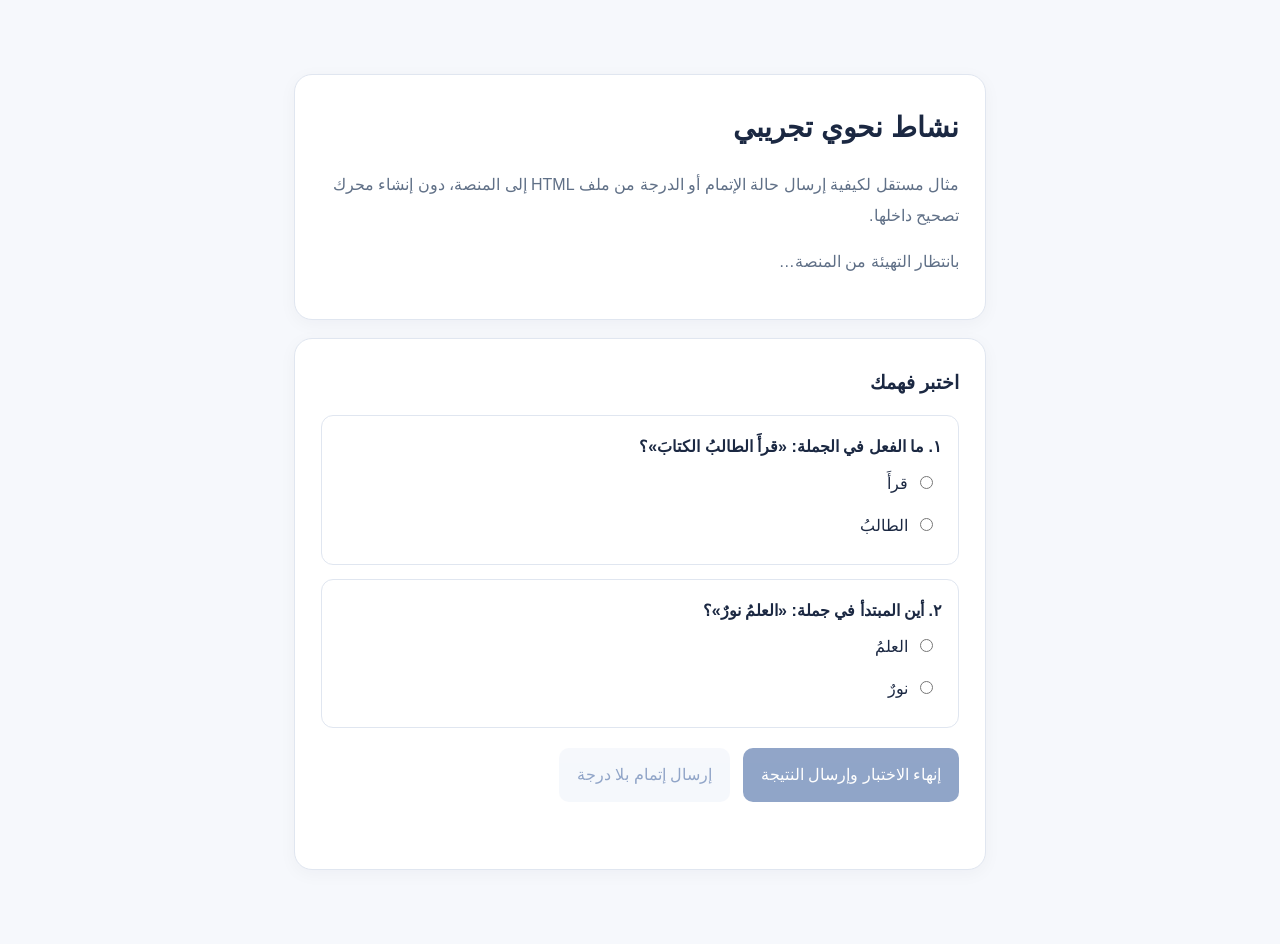
<file: examples/html-activity-example.html>
<!doctype html>
<html lang="ar" dir="rtl">
<head>
<meta charset="utf-8">
<meta name="viewport" content="width=device-width, initial-scale=1">
<title>نموذج نشاط نحوي — معاينة تجريبية</title>
<style>
  *{box-sizing:border-box}
  body{margin:0;background:#f6f8fc;color:#1b2842;font:16px/1.9 Tahoma,Arial,sans-serif}
  main{max-width:740px;margin:32px auto;padding:24px}
  .panel{background:#fff;border:1px solid #e0e6f0;border-radius:18px;padding:26px;margin:18px 0;box-shadow:0 4px 18px #17243d0a}
  h1{margin:0;font-size:28px}
  h2{margin:0 0 12px;font-size:19px}
  .muted{color:#607087}
  .item{padding:16px;border:1px solid #e0e6f0;border-radius:12px;margin:14px 0}
  label{display:block;padding:6px;cursor:pointer}
  input{margin-inline-end:8px}
  button{border:0;border-radius:10px;background:#244d92;color:white;cursor:pointer;padding:12px 18px;font:inherit;margin:6px 0 6px 8px}
  button.secondary{background:#edf2fa;color:#244d92}
  button:disabled{opacity:.5;cursor:not-allowed}
  #status{padding:10px 0;min-height:35px}
  @media(max-width:600px){main{padding:12px;margin:0}.panel{padding:16px}}
</style>
</head>
<body>
<main>
  <div class="panel">
    <h1>نشاط نحوي تجريبي</h1>
    <p class="muted">مثال مستقل لكيفية إرسال حالة الإتمام أو الدرجة من ملف HTML إلى المنصة، دون إنشاء محرك تصحيح داخلها.</p>
    <p id="learner" class="muted">بانتظار التهيئة من المنصة…</p>
  </div>
  <div class="panel">
    <h2>اختبر فهمك</h2>
    <div class="item" data-question>
      <strong>١. ما الفعل في الجملة: «قرأَ الطالبُ الكتابَ»؟</strong>
      <label><input type="radio" name="q1" value="1"> قرأَ</label>
      <label><input type="radio" name="q1" value="0"> الطالبُ</label>
    </div>
    <div class="item" data-question>
      <strong>٢. أين المبتدأ في جملة: «العلمُ نورٌ»؟</strong>
      <label><input type="radio" name="q2" value="1"> العلمُ</label>
      <label><input type="radio" name="q2" value="0"> نورٌ</label>
    </div>
    <button id="submit" disabled>إنهاء الاختبار وإرسال النتيجة</button>
    <button id="complete" class="secondary" disabled>إرسال إتمام بلا درجة</button>
    <div id="status" role="status" aria-live="polite"></div>
  </div>
</main>
<script>
(function () {
  "use strict";
  var session = null, submitted = false;
  var status = document.getElementById("status");
  window.addEventListener("message", function (event) {
    if (event.source !== window.parent || !event.data ||
        event.data.type !== "EDU_PLATFORM_INIT" || event.data.version !== "1.0" ||
        typeof event.data.attemptId !== "string" ||
        typeof event.data.assignmentId !== "string") return;
    session = { attemptId: event.data.attemptId, assignmentId: event.data.assignmentId };
    document.getElementById("learner").textContent =
      "المتعـلّم: " + String((event.data.context || {}).displayName || "زائر تجريبي");
    document.getElementById("submit").disabled = false;
    document.getElementById("complete").disabled = false;
    status.textContent = "النشاط جاهز.";
  });

  function report(type, extra) {
    if (!session || submitted) return;
    submitted = true;
    document.getElementById("submit").disabled = true;
    document.getElementById("complete").disabled = true;
    window.parent.postMessage(Object.assign({
      type: type, version: "1.0",
      attemptId: session.attemptId, assignmentId: session.assignmentId,
      completedAt: new Date().toISOString()
    }, extra || {}), "*");
    status.textContent = "أُرسل الحدث إلى نافذة المعاينة. لا تُحفظ أي نتيجة في قاعدة البيانات.";
  }

  document.getElementById("submit").addEventListener("click", function () {
    var a = document.querySelector('input[name="q1"]:checked');
    var b = document.querySelector('input[name="q2"]:checked');
    if (!a || !b) {
      status.textContent = "اختر إجابة لكل سؤال أولًا.";
      return;
    }
    var score = Number(a.value) + Number(b.value);
    report("EDU_ACTIVITY_RESULT", {score: score, maxScore: 2});
  });

  document.getElementById("complete").addEventListener("click", function () {
    report("EDU_ACTIVITY_COMPLETED");
  });
}());
</script>
</body>
</html>
</file>
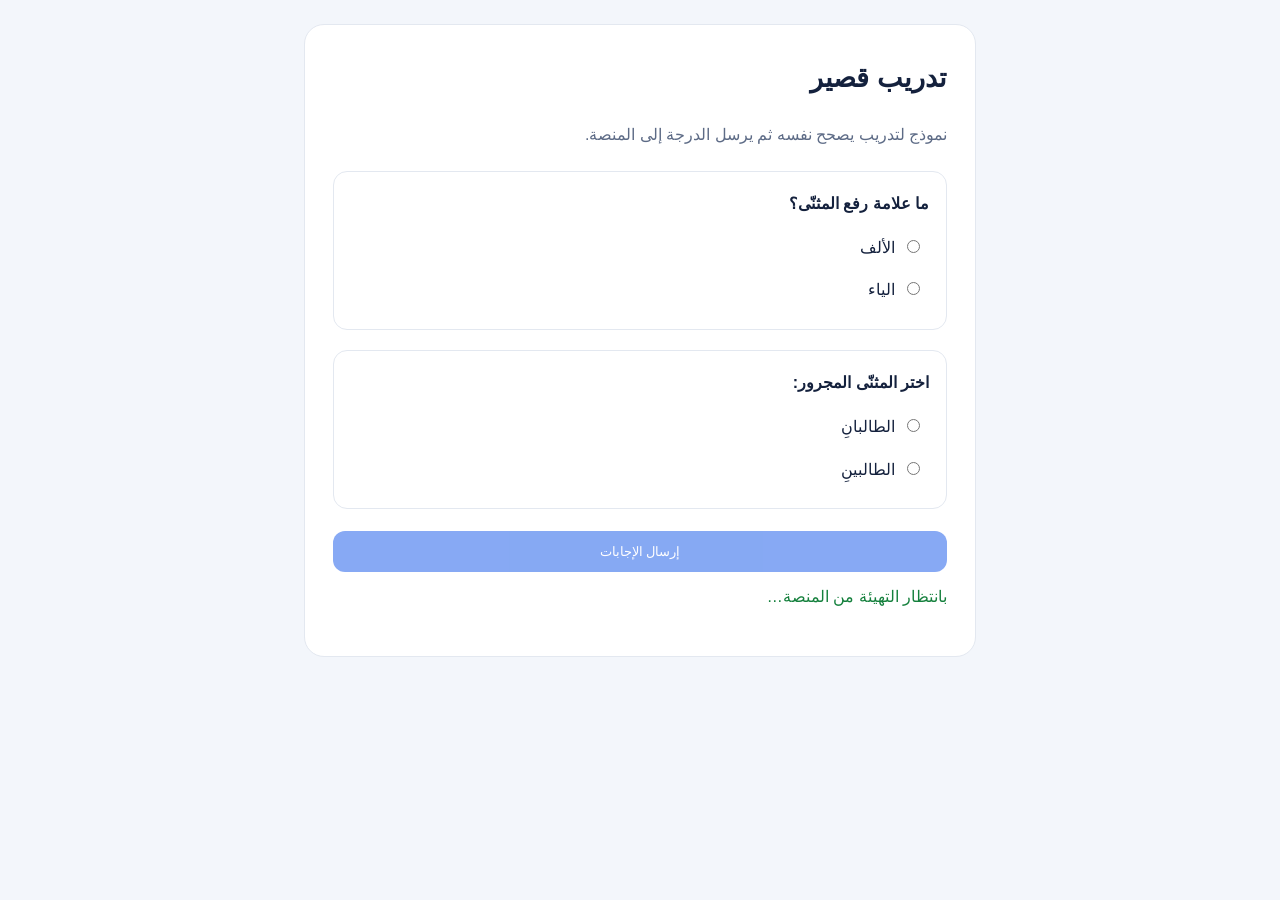
<file: examples/html-graded-practice.html>
<!doctype html>
<html lang="ar" dir="rtl">
<head>
<meta charset="utf-8">
<meta name="viewport" content="width=device-width,initial-scale=1">
<title>تدريب تجريبي — نتيجة تلقائية</title>
<style>
*{box-sizing:border-box}body{margin:0;background:#f3f6fb;color:#14213d;font:16px/1.9 Tahoma,Arial,sans-serif}main{max-width:720px;margin:auto;padding:24px}.panel{background:#fff;border:1px solid #e3e8f0;border-radius:20px;padding:28px}h1{margin:0 0 8px;font-size:27px}.note{color:#5d6b86}.question{margin-top:20px;padding:17px;border:1px solid #e3e8f0;border-radius:14px}.question b{display:block;margin-bottom:8px}label{display:block;padding:6px;cursor:pointer}input{margin-inline-end:8px}button{width:100%;margin-top:22px;border:0;border-radius:12px;background:#2563eb;color:#fff;padding:13px 18px;font:700 15px inherit;cursor:pointer}button:disabled{opacity:.55;cursor:not-allowed}#status{min-height:30px;margin-top:10px;color:#15803d}@media(max-width:600px){main{padding:12px}.panel{padding:19px}}
</style>
</head>
<body>
<main><section class="panel"><h1>تدريب قصير</h1><p class="note">نموذج لتدريب يصحح نفسه ثم يرسل الدرجة إلى المنصة.</p><div class="question"><b>ما علامة رفع المثنّى؟</b><label><input type="radio" name="q1" value="1"> الألف</label><label><input type="radio" name="q1" value="0"> الياء</label></div><div class="question"><b>اختر المثنّى المجرور:</b><label><input type="radio" name="q2" value="0"> الطالبانِ</label><label><input type="radio" name="q2" value="1"> الطالبينِ</label></div><button id="submit" disabled>إرسال الإجابات</button><p id="status" role="status" aria-live="polite">بانتظار التهيئة من المنصة…</p></section></main>
<script>
(function(){"use strict";var session=null,sent=false,button=document.getElementById("submit"),status=document.getElementById("status");window.addEventListener("message",function(event){var data=event.data;if(event.source!==window.parent||!data||data.type!=="EDU_PLATFORM_INIT"||data.version!=="1.0"||typeof data.attemptId!=="string"||typeof data.assignmentId!=="string")return;session={attemptId:data.attemptId,assignmentId:data.assignmentId};button.disabled=false;status.textContent="التدريب جاهز."});button.addEventListener("click",function(){if(!session||sent)return;var first=document.querySelector('input[name="q1"]:checked'),second=document.querySelector('input[name="q2"]:checked');if(!first||!second){status.textContent="أجب عن السؤالين أولًا.";return}sent=true;button.disabled=true;var score=Number(first.value)+Number(second.value);window.parent.postMessage({type:"EDU_ACTIVITY_RESULT",version:"1.0",attemptId:session.attemptId,assignmentId:session.assignmentId,score:score,maxScore:2,completedAt:new Date().toISOString()},"*");status.textContent="أُرسلت النتيجة: "+score+" / 2."})}());
</script>
</body>
</html>
</file>
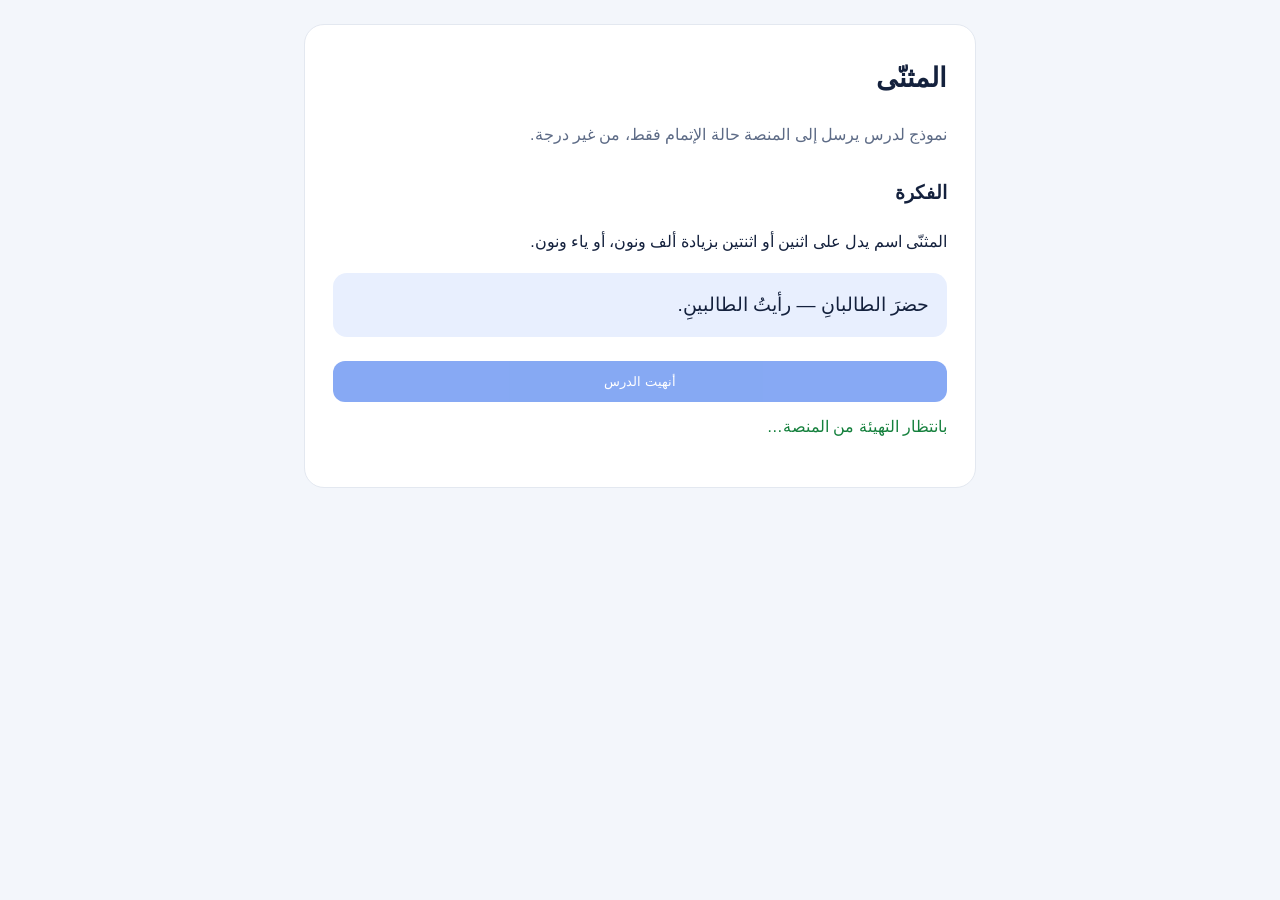
<file: examples/html-lesson-completion.html>
<!doctype html>
<html lang="ar" dir="rtl">
<head>
<meta charset="utf-8">
<meta name="viewport" content="width=device-width,initial-scale=1">
<title>درس تجريبي — إتمام بلا درجة</title>
<style>
*{box-sizing:border-box}body{margin:0;background:#f3f6fb;color:#14213d;font:16px/1.9 Tahoma,Arial,sans-serif}main{max-width:720px;margin:auto;padding:24px}.lesson{background:#fff;border:1px solid #e3e8f0;border-radius:20px;padding:28px}h1{margin:0 0 8px;font-size:27px}h2{font-size:19px;margin:24px 0 6px}.note{color:#5d6b86}.example{background:#e8effe;border-radius:14px;padding:14px 18px;font-size:19px}button{width:100%;margin-top:24px;border:0;border-radius:12px;background:#2563eb;color:#fff;padding:13px 18px;font:700 15px inherit;cursor:pointer}button:disabled{opacity:.55;cursor:not-allowed}#status{min-height:30px;margin-top:10px;color:#15803d}@media(max-width:600px){main{padding:12px}.lesson{padding:19px}}
</style>
</head>
<body>
<main><article class="lesson"><h1>المثنّى</h1><p class="note">نموذج لدرس يرسل إلى المنصة حالة الإتمام فقط، من غير درجة.</p><h2>الفكرة</h2><p>المثنّى اسم يدل على اثنين أو اثنتين بزيادة ألف ونون، أو ياء ونون.</p><div class="example">حضرَ الطالبانِ — رأيتُ الطالبينِ.</div><button id="finish" disabled>أنهيت الدرس</button><p id="status" role="status" aria-live="polite">بانتظار التهيئة من المنصة…</p></article></main>
<script>
(function(){"use strict";var session=null,sent=false,button=document.getElementById("finish"),status=document.getElementById("status");window.addEventListener("message",function(event){var data=event.data;if(event.source!==window.parent||!data||data.type!=="EDU_PLATFORM_INIT"||data.version!=="1.0"||typeof data.attemptId!=="string"||typeof data.assignmentId!=="string")return;session={attemptId:data.attemptId,assignmentId:data.assignmentId};button.disabled=false;status.textContent="الدرس جاهز."});button.addEventListener("click",function(){if(!session||sent)return;sent=true;button.disabled=true;window.parent.postMessage({type:"EDU_ACTIVITY_COMPLETED",version:"1.0",attemptId:session.attemptId,assignmentId:session.assignmentId,completedAt:new Date().toISOString()},"*");status.textContent="أُرسل إتمام الدرس إلى المنصة."})}());
</script>
</body>
</html>
</file>
